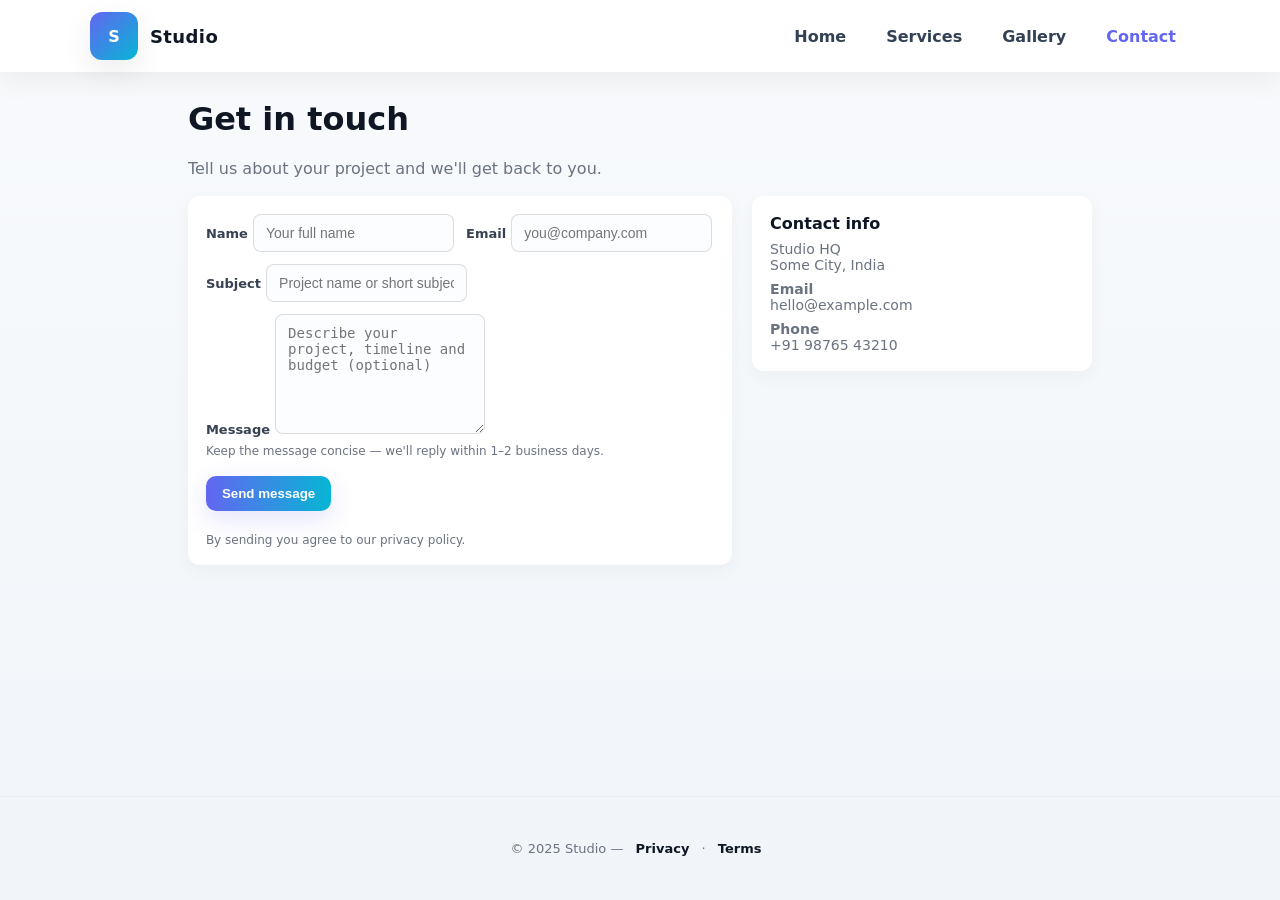
<file: contact.html>
<!doctype html>
<html lang="en">
<head>
  <meta charset="utf-8" />
  <title>Contact — Studio</title>
  <meta name="viewport" content="width=device-width,initial-scale=1" />
  <link rel="stylesheet" href="style.css" />
</head>
<body>
  <div class="page">
    <header class="header">
      <div class="container header-inner">
        <div class="logo"><div class="mark">S</div><div class="brand">Studio</div></div>
        <nav class="nav" aria-label="Primary">
          <a href="index.html">Home</a>
          <a href="services.html">Services</a>
          <a href="gallery.html">Gallery</a>
          <a href="contact.html" class="active">Contact</a>
        </nav>
      </div>
    </header>

    <main class="container">
      <h1 style="margin-top:0">Get in touch</h1>
      <p style="color:#6b7280;">Tell us about your project and we'll get back to you.</p>

      <div class="contact-grid" style="margin-top:18px;">
        <form id="contact-form">
          <div class="form-row">
            <div>
              <label for="name">Name</label>
              <input id="name" name="name" placeholder="Your full name" autocomplete="name" required />
            </div>
            <div>
              <label for="email">Email</label>
              <input id="email" name="email" type="email" placeholder="you@company.com" autocomplete="email" required />
            </div>
          </div>

          <div>
            <label for="subject">Subject</label>
            <input id="subject" name="subject" placeholder="Project name or short subject" />
          </div>

          <div>
            <label for="message">Message</label>
            <textarea id="message" name="message" placeholder="Describe your project, timeline and budget (optional)" required></textarea>
            <div class="form-help">Keep the message concise — we'll reply within 1–2 business days.</div>
          </div>

          <div style="margin-top:6px; display:flex; gap:12px; align-items:center;">
            <button class="btn btn-primary" type="submit">Send message</button>
            <div class="form-success" id="form-success" role="status" aria-live="polite" hidden>Thanks — your message was sent.</div>
          </div>
          <div class="form-privacy">By sending you agree to our <a href="#">privacy policy</a>.</div>
        </form>

        <aside class="card">
          <h3>Contact info</h3>
          <p style="margin-top:8px;color:#6b7280;">Studio HQ<br>Some City, India</p>
          <p style="margin-top:8px;"><strong>Email</strong><br>hello@example.com</p>
          <p style="margin-top:8px;"><strong>Phone</strong><br>+91 98765 43210</p>
        </aside>
      </div>
    </main>

    <footer class="footer footer-minimal">
      <div class="container">© 2025 Studio — <a href="privacy.html">Privacy</a> · <a href="terms.html">Terms</a></div>
    </footer>

  <script>
    (function(){
      const form = document.getElementById('contact-form');
      const success = document.getElementById('form-success');
      form.addEventListener('submit', function(e){
        e.preventDefault();
        // Basic client-side validation
        if(!form.checkValidity()){
          form.reportValidity();
          return;
        }
        // Simulate successful submit
        success.hidden = false;
        success.style.opacity = '1';
        // Clear inputs
        form.querySelectorAll('input,textarea').forEach(el=> el.value = '');
        // Hide success after a few seconds
        setTimeout(()=>{ success.hidden = true; success.style.opacity = ''; }, 4500);
      });
    })();
  </script>
  </div>
</body>
</html>
</file>
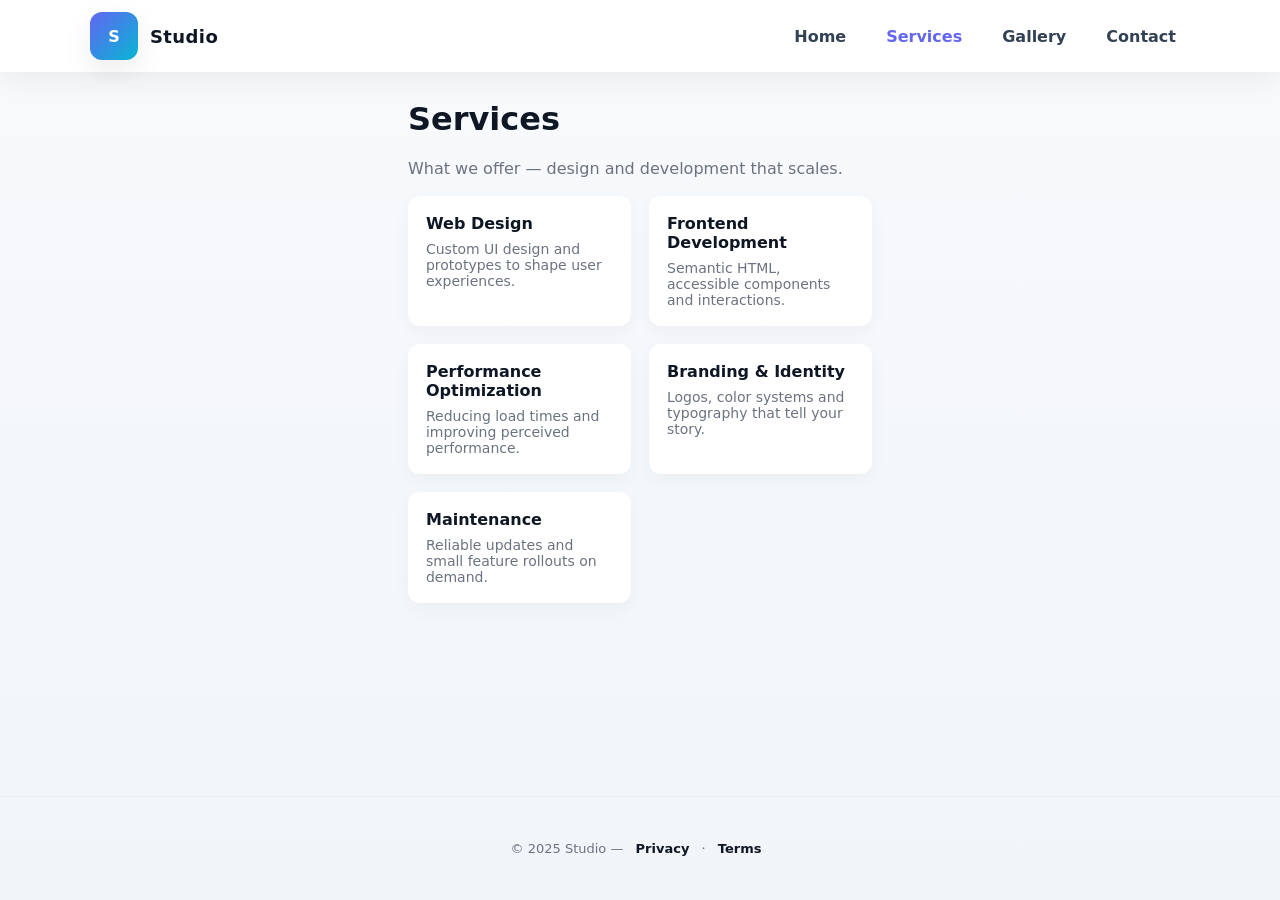
<file: services.html>
<!doctype html>
<html lang="en">
<head>
  <meta charset="utf-8" />
  <title>Services — Studio</title>
  <meta name="viewport" content="width=device-width,initial-scale=1" />
  <link rel="stylesheet" href="style.css" />
</head>
<body>
  <div class="page">
    <header class="header">
      <div class="container header-inner">
        <div class="logo"><div class="mark">S</div><div class="brand">Studio</div></div>
        <nav class="nav" aria-label="Primary">
          <a href="index.html">Home</a>
          <a href="services.html" class="active">Services</a>
          <a href="gallery.html">Gallery</a>
          <a href="contact.html">Contact</a>
        </nav>
      </div>
    </header>

    <main class="container">
      <h1 style="margin-top:0">Services</h1>
      <p style="color:#6b7280;">What we offer — design and development that scales.</p>

      <div class="services" style="margin-top:18px;">
        <div class="card">
          <h3>Web Design</h3>
          <p>Custom UI design and prototypes to shape user experiences.</p>
        </div>
        <div class="card">
          <h3>Frontend Development</h3>
          <p>Semantic HTML, accessible components and interactions.</p>
        </div>
        <div class="card">
          <h3>Performance Optimization</h3>
          <p>Reducing load times and improving perceived performance.</p>
        </div>
        <div class="card">
          <h3>Branding & Identity</h3>
          <p>Logos, color systems and typography that tell your story.</p>
        </div>
        <div class="card">
          <h3>Maintenance</h3>
          <p>Reliable updates and small feature rollouts on demand.</p>
        </div>
      </div>
    </main>

    <footer class="footer footer-minimal">
      <div class="container">© 2025 Studio — <a href="privacy.html">Privacy</a> · <a href="terms.html">Terms</a></div>
    </footer>
  </div>
  </div>
</body>
</html>
</file>
<file: style.css>
/* style.css - shared by all pages */
* {
  box-sizing: border-box;
}
html,
body {
  height: 100%;
  margin: 0;
  font-family: Inter, system-ui, -apple-system, "Segoe UI", Roboto, "Helvetica Neue", Arial, sans-serif;
  color: var(--ink);
  background: linear-gradient(180deg, var(--bg-1), var(--bg-2));
}

:root{
  --bg-1: #f8fafc;
  --bg-2: #f1f5f9;
  --accent-1: #6366f1; /* indigo */
  --accent-2: #06b6d4; /* teal */
  --muted: #6b7280;
  --surface: #ffffff;
  --ink: #0f1724;
  --glass: rgba(255,255,255,0.6);
  --shadow-strong: 0 10px 30px rgba(2,6,23,0.08);
  --shadow-soft: 0 6px 18px rgba(2,6,23,0.04);
  --radius-sm: 8px;
  --radius-md: 12px;
  --radius-lg: 14px;
  --gap: 18px;
}

a {
  color: inherit;
  text-decoration: none;
}
.container {
  max-width: 1100px;
  margin: 0 auto;
  padding: 28px;
}

/* Page grid: header, main, footer */
.page {
  display: grid;
  grid-template-rows: auto 1fr auto;
  min-height: 100vh;
}

/* Header */
.header {
  background: var(--surface);
  box-shadow: 0 8px 30px rgba(2,6,23,0.06);
  position: sticky;
  top: 0;
  z-index: 90;
  margin: 0;
  border-radius: 0;
}
.header-inner {
  display: flex;
  align-items: center;
  gap: 18px;
  justify-content: space-between;
  padding: 12px 0;
}
.logo {
  display: flex;
  align-items: center;
  gap: 12px;
}
.logo .mark {
  width: 48px;
  height: 48px;
  border-radius: 12px;
  background: linear-gradient(135deg, var(--accent-1), var(--accent-2));
  display: flex;
  align-items: center;
  justify-content: center;
  color: white;
  font-weight: 800;
  box-shadow: var(--shadow-strong);
}
.brand {
  font-weight: 700;
  font-size: 18px;
  letter-spacing: 0.4px;
}

/* Nav */
.nav {
  display: flex;
  gap: 12px;
  align-items: center;
}
.nav a {
  padding: 10px 14px;
  border-radius: 8px;
  font-weight: 600;
  color: #334155;
  position: relative;
  transition: color 220ms ease, transform 180ms ease;
}
.nav a:hover {
  background: rgba(99,102,241,0.06);
  color: var(--ink);
}
.nav a.active {
  color: var(--accent-1);
  font-weight: 800;
}
.nav a::after{
  content: '';
  position: absolute;
  left: 12px;
  right: 12px;
  bottom: 6px;
  height: 3px;
  border-radius: 3px;
  background: transparent;
  transform: scaleX(0);
  transform-origin: left center;
  transition: transform 200ms ease, background 200ms ease;
}
.nav a:hover::after{ background: linear-gradient(90deg,var(--accent-1),var(--accent-2)); transform: scaleX(1); }

/* Header actions */
.header-actions {
  display: flex;
  gap: 8px;
  align-items: center;
}

/* Main content */
main {
  padding: 36px 0;
}

/* Hero */
.hero {
  background: linear-gradient(180deg, #ffffff 0%, #fbfdff 100%);
  border-radius: 14px;
  padding: 36px;
  display: grid;
  grid-template-columns: 1fr 360px;
  gap: 28px;
  align-items: center;
  box-shadow: var(--shadow-strong);
}
.hero h1 {
  margin: 0;
  font-size: 32px;
  line-height: 1.06;
}
.hero p {
  margin: 10px 0 0;
  color: var(--muted);
}

/* CTA */
.cta-row {
  margin-top: 16px;
  display: flex;
  gap: 12px;
}
.btn {
  display: inline-block;
  padding: 10px 16px;
  border-radius: 10px;
  font-weight: 700;
  cursor: pointer;
  border: none;
  transition: transform 160ms ease, box-shadow 160ms ease, opacity 160ms ease;
}
.btn-primary {
  background: linear-gradient(90deg,var(--accent-1),var(--accent-2));
  color: white;
  box-shadow: 0 8px 24px rgba(99,102,241,0.18);
}
.btn-ghost {
  background: transparent;
  color: var(--ink);
  border: 1px solid rgba(15,23,36,0.06);
}
.btn:hover{ transform: translateY(-3px); }

/* Features / Services grid */
.services {
  margin-top: 26px;
  display: grid;
  grid-template-columns: repeat(auto-fit, minmax(220px, 1fr));
  gap: 18px;
}
.card {
  background: white;
  border-radius: 12px;
  padding: 18px;
  box-shadow: var(--shadow-soft);
  transition: transform 220ms ease, box-shadow 220ms ease;
}
.card:hover{ transform: translateY(-6px); box-shadow: 0 18px 40px rgba(2,6,23,0.09); }
.card h3 {
  margin: 0 0 8px;
  font-size: 16px;
}
.card p {
  margin: 0;
  color: #6b7280;
  font-size: 14px;
}

/* Gallery */
.gallery-grid {
  display: grid;
  grid-template-columns: repeat(auto-fit, minmax(160px, 1fr));
  gap: 12px;
  margin-top: 20px;
}
.gallery-item {
  border-radius: 10px;
  overflow: hidden;
  position: relative;
  display: block;
  background: #e6edf3;
  aspect-ratio: 16 / 10;
}

.gallery-item img{
  position: absolute;
  inset: 0;
  width: 100%;
  height: 100%;
  object-fit: cover;
  display: block;
}

.gallery-item figcaption{
  position: absolute;
  left: 12px;
  bottom: 12px;
  color: white;
  font-weight: 700;
  text-shadow: 0 2px 6px rgba(0,0,0,0.35);
  background: linear-gradient(90deg, rgba(0,0,0,0.18), rgba(0,0,0,0.06));
  padding: 6px 10px;
  border-radius: 8px;
  font-size: 14px;
}
.gallery-item::after{
  content: '';
  position: absolute;
  inset: 0;
  background: linear-gradient(180deg, rgba(2,6,23,0.06), rgba(2,6,23,0.18));
  opacity: 0;
  transition: opacity 220ms ease;
}
.gallery-item:hover::after{ opacity: 1; }

/* Contact */
.contact-grid {
  display: grid;
  grid-template-columns: 1fr 340px;
  gap: 20px;
  align-items: start;
}
form {
  display: grid;
  gap: 12px;
  background: white;
  padding: 18px;
  border-radius: 12px;
  box-shadow: var(--shadow-soft);
}
label {
  font-size: 13px;
  color: #374151;
  font-weight: 600;
}
input,
textarea {
  padding: 10px 12px;
  border-radius: 8px;
  border: 1px solid rgba(15,23,36,0.14);
  font-size: 14px;
  background: #fbfdff;
  transition: box-shadow 160ms ease, transform 160ms ease, border-color 160ms ease;
}
textarea {
  min-height: 120px;
  resize: vertical;
}
input:focus, textarea:focus{ outline: none; box-shadow: 0 6px 18px rgba(99,102,241,0.08); border-color: rgba(99,102,241,0.5); transform: translateY(-2px); }

/* Contact form layout improvements */
.form-row{ display: grid; grid-template-columns: 1fr 1fr; gap: 12px; }
.form-help{ font-size:12px; color:var(--muted); margin-top:6px; }
.form-privacy{ font-size:12px; color:var(--muted); margin-top:10px; }
.form-success{ background: linear-gradient(90deg, rgba(99,102,241,0.08), rgba(6,182,212,0.06)); padding:8px 12px; border-radius:8px; color:var(--accent-1); font-weight:700; }

@media (max-width: 720px){
  .form-row{ grid-template-columns: 1fr; }
}

/* Footer */
.footer {
  background: linear-gradient(180deg, rgba(15,23,36,0.02), transparent);
  border-top: 1px solid rgba(15,23,36,0.06);
  padding: 28px 0;
  color: var(--muted);
  font-size: 14px;
  margin-top: 34px;
}

.footer-inner{
  display: flex;
  gap: 18px;
  align-items: center;
  justify-content: space-between;
}
.footer-left{
  color: var(--ink);
  font-weight: 700;
}
.footer-nav{ display:flex; gap:10px; align-items:center; }
.footer-nav a{ color:var(--muted); font-size:13px; padding:6px 8px; border-radius:8px; transition: color 180ms ease, background 180ms ease; }
.footer-nav a:hover{ color:var(--ink); background: rgba(99,102,241,0.04); }
.social-links a{ margin-left:8px; font-size:16px; opacity:0.95; display:inline-flex; align-items:center; justify-content:center; padding:6px; border-radius:8px; transition: transform 160ms ease, background 160ms ease; }
.social-links a:hover{ transform: translateY(-3px); background: rgba(99,102,241,0.06); }

@media (max-width: 720px){
  .footer-inner{ flex-direction: column; align-items: flex-start; gap:12px; }
  .footer-nav{ order:3; width:100%; justify-content:flex-start; gap:8px; flex-wrap:wrap; }
  .social-links{ order:2; }
}

/* Rich footer layout */
.footer-inner{ padding-top:6px; padding-bottom:6px; }
.footer-grid{ display:grid; grid-template-columns: 1fr 1fr 320px; gap:22px; align-items:start; width:100%; }
.footer-col h4{ margin:0 0 8px; font-size:15px; }
.footer-brand .footer-desc{ margin-top:8px; color:var(--muted); font-size:14px; max-width:320px; }
.footer-address{ margin-top:12px; font-size:13px; color:var(--muted); line-height:1.45; }
.newsletter-form{ display:flex; gap:8px; margin-top:8px; }
.newsletter-form input{ flex:1; padding:10px 12px; border-radius:8px; border:1px solid rgba(15,23,36,0.08); }
.newsletter-form button{ padding:10px 14px; border-radius:8px; }
.footer-bottom{ margin-top:18px; border-top:1px solid rgba(15,23,36,0.03); padding-top:14px; color:var(--muted); font-size:13px; display:flex; justify-content:space-between; gap:12px; align-items:center; }

@media (max-width: 900px){
  .footer-grid{ grid-template-columns: 1fr; }
  .footer-bottom{ flex-direction:column; align-items:flex-start; gap:8px; }
}

/* Minimal footer (user preference) */
.footer.footer-minimal{ background: transparent; border-top: 1px solid rgba(15,23,36,0.04); padding: 16px 0; margin-top: 28px; }
.footer.footer-minimal .container{ text-align: center; color: var(--muted); font-size: 13px; }
.footer.footer-minimal a{ color: var(--ink); margin: 0 8px; font-weight: 600; text-decoration: none; }
.footer.footer-minimal a:hover{ text-decoration: underline; }

@media (max-width: 480px){
  .footer.footer-minimal .container{ padding: 0 12px; font-size: 12px; }
}

/* Responsive */
@media (max-width: 900px) {
  .hero {
    grid-template-columns: 1fr;
  }
  .contact-grid {
    grid-template-columns: 1fr;
  }
  .header-inner {
    padding: 8px 0;
  }
  .container {
    padding: 18px;
  }
  /* header is already flush and opaque on all sizes; no mobile override needed */
}
</file>
